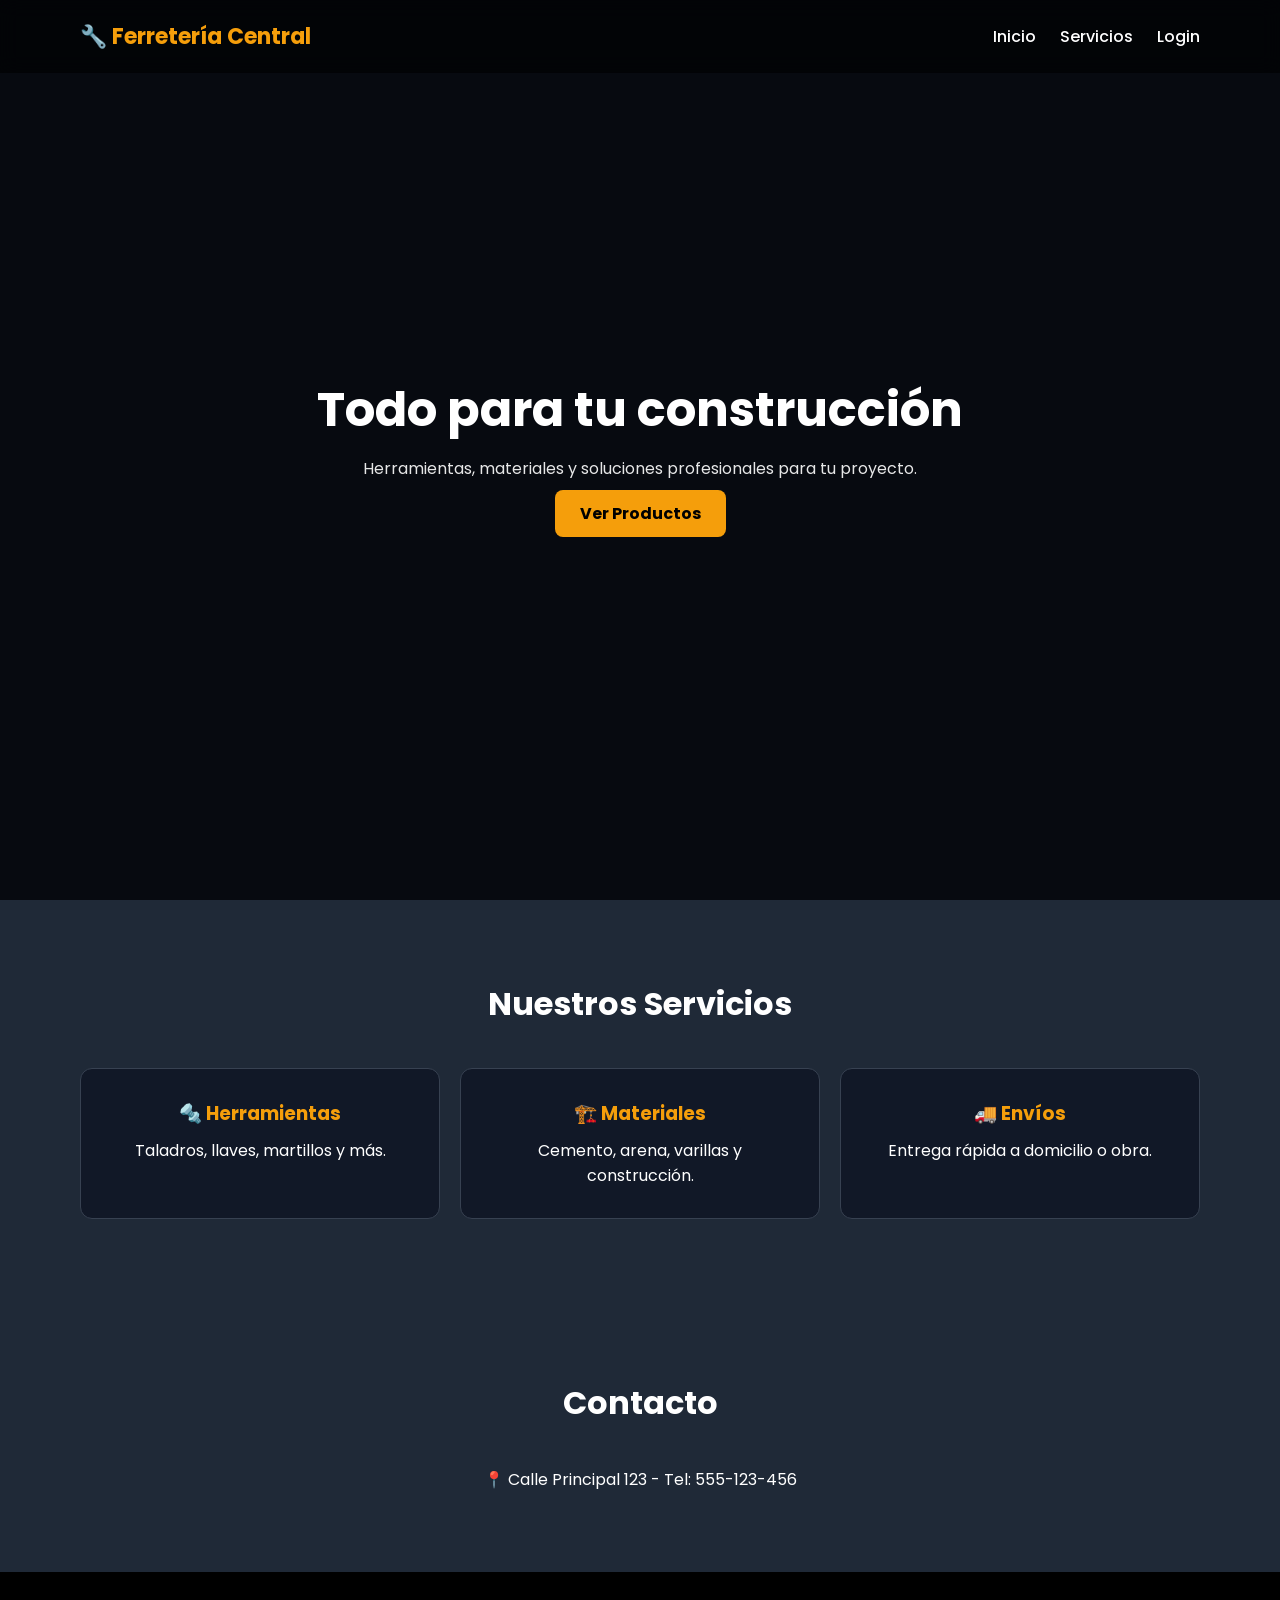
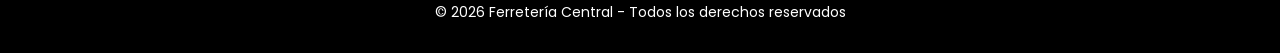
<file: index.html>
<!DOCTYPE html>
<html lang="es">
<head>
  <meta charset="UTF-8">
  <meta name="viewport" content="width=device-width, initial-scale=1.0">
  <title>Ferretería Central</title>

  <link href="https://fonts.googleapis.com/css2?family=Poppins:wght@300;400;600;700&display=swap" rel="stylesheet">

  <style>
    * {
      margin: 0;
      padding: 0;
      box-sizing: border-box;
      font-family: 'Poppins', sans-serif;
    }

    body {
      background: #111827;
      color: white;
    }

    /* NAV */
    header {
      display: flex;
      justify-content: space-between;
      align-items: center;
      padding: 20px 80px;
      background: rgba(0,0,0,0.6);
      position: fixed;
      width: 100%;
      top: 0;
      z-index: 10;
      backdrop-filter: blur(10px);
    }

    header h1 {
      color: #f59e0b;
      font-size: 22px;
    }

    nav a {
      color: white;
      margin-left: 20px;
      text-decoration: none;
      font-weight: 500;
    }

    nav a:hover {
      color: #f59e0b;
    }

    /* HERO */
    .hero {
      height: 100vh;
      background: url("https://images.unsplash.com/photo-1586864387967-d02ef85d93e8") center/cover no-repeat;
      display: flex;
      align-items: center;
      justify-content: center;
      text-align: center;
      position: relative;
    }

    .hero::before {
      content: "";
      position: absolute;
      inset: 0;
      background: rgba(0,0,0,0.6);
    }

    .hero-content {
      position: relative;
      z-index: 1;
      max-width: 700px;
    }

    .hero h2 {
      font-size: 48px;
      margin-bottom: 10px;
    }

    .hero p {
      opacity: 0.9;
      margin-bottom: 20px;
    }

    .btn {
      padding: 12px 25px;
      background: #f59e0b;
      border: none;
      color: black;
      font-weight: bold;
      border-radius: 8px;
      cursor: pointer;
      text-decoration: none;
    }

    /* SERVICIOS */
    .services {
      padding: 80px;
      text-align: center;
      background: #1f2937;
    }

    .services h2 {
      margin-bottom: 40px;
      font-size: 32px;
    }

    .grid {
      display: grid;
      grid-template-columns: repeat(auto-fit, minmax(250px, 1fr));
      gap: 20px;
    }

    .card {
      background: #111827;
      padding: 30px;
      border-radius: 12px;
      border: 1px solid #374151;
    }

    .card h3 {
      color: #f59e0b;
      margin-bottom: 10px;
    }

    /* FOOTER */
    footer {
      text-align: center;
      padding: 30px;
      background: black;
      font-size: 14px;
    }

    @media (max-width: 768px) {
      header {
        padding: 15px 20px;
      }

      .hero h2 {
        font-size: 32px;
      }

      .services {
        padding: 40px;
      }
    }

  </style>
</head>

<body>

<header>
  <h1>🔧 Ferretería Central</h1>
  <nav>
    <a href="#inicio">Inicio</a>
    <a href="#servicios">Servicios</a>
    <a href="login.html">Login</a>
  </nav>
</header>

<!-- HERO -->
<section class="hero" id="inicio">
  <div class="hero-content">
    <h2>Todo para tu construcción</h2>
    <p>Herramientas, materiales y soluciones profesionales para tu proyecto.</p>
    <a href="#servicios" class="btn">Ver Productos</a>
  </div>
</section>

<!-- SERVICIOS -->
<section class="services" id="servicios">
  <h2>Nuestros Servicios</h2>

  <div class="grid">

    <div class="card">
      <h3>🔩 Herramientas</h3>
      <p>Taladros, llaves, martillos y más.</p>
    </div>

    <div class="card">
      <h3>🏗️ Materiales</h3>
      <p>Cemento, arena, varillas y construcción.</p>
    </div>

    <div class="card">
      <h3>🚚 Envíos</h3>
      <p>Entrega rápida a domicilio o obra.</p>
    </div>

  </div>
</section>

<!-- CONTACTO -->
<section class="services" id="contacto">
  <h2>Contacto</h2>
  <p>📍 Calle Principal 123 - Tel: 555-123-456</p>
</section>

<!-- FOOTER -->
<footer>
  © 2026 Ferretería Central - Todos los derechos reservados
</footer>

</body>
</html>
</file>
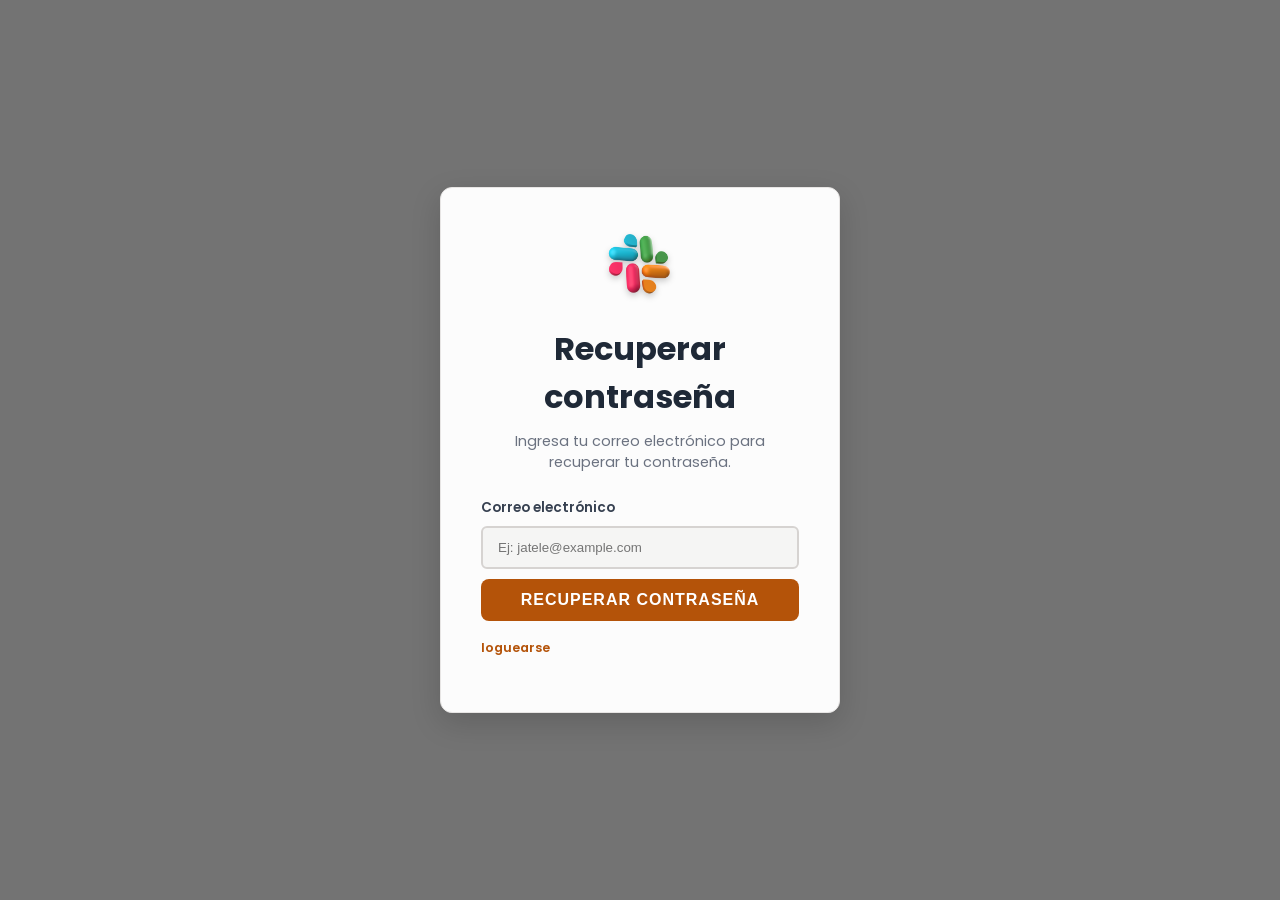
<file: RecuperarContrasena.html>
<!DOCTYPE html>
<html lang="en">
<head>
    <meta charset="UTF-8">
    <meta name="viewport" content="width=device-width, initial-scale=1.0">
    <meta name="robots" content="index,follow">
    <meta name="author" content="RV TECH">
    <meta name="description" content="software versionador básico">
    <meta name="keywords" content="básico,basico,git,versionador">
    
    <link rel="icon" href="imagenes/icono.ico">
    <link rel="stylesheet" href="assetes/css/style.css">
    <title>Proyecto Básico</title>
</head>
<body>
<div class="background-overlay"></div>

<main class="container">
    <div class="caja">
        <form action="" method="POST" autocomplete="on">
            
            <img src="imagenes/logo.png" alt="Logo de la empresa" class="logo">

            <h1>Recuperar contraseña</h1>
            <p class="descripcion">
                Ingresa tu correo electrónico para recuperar tu contraseña.
            </p>

            <div class="input-group">
                <label for="email">Correo electrónico</label>
                <input 
                    type="email" 
                    id="email" 
                    name="email" 
                    placeholder="Ej: jatele@example.com"
                    autocomplete="username"
                    required
                >
                <button type="submit">Recuperar contraseña</button>
            </div>
             <div class="extra-options">
                <a href="login.html" class="forgot-pw">loguearse</a>
            </div>
        </form>
    </div>
</main>



</body>
</html>
</file>
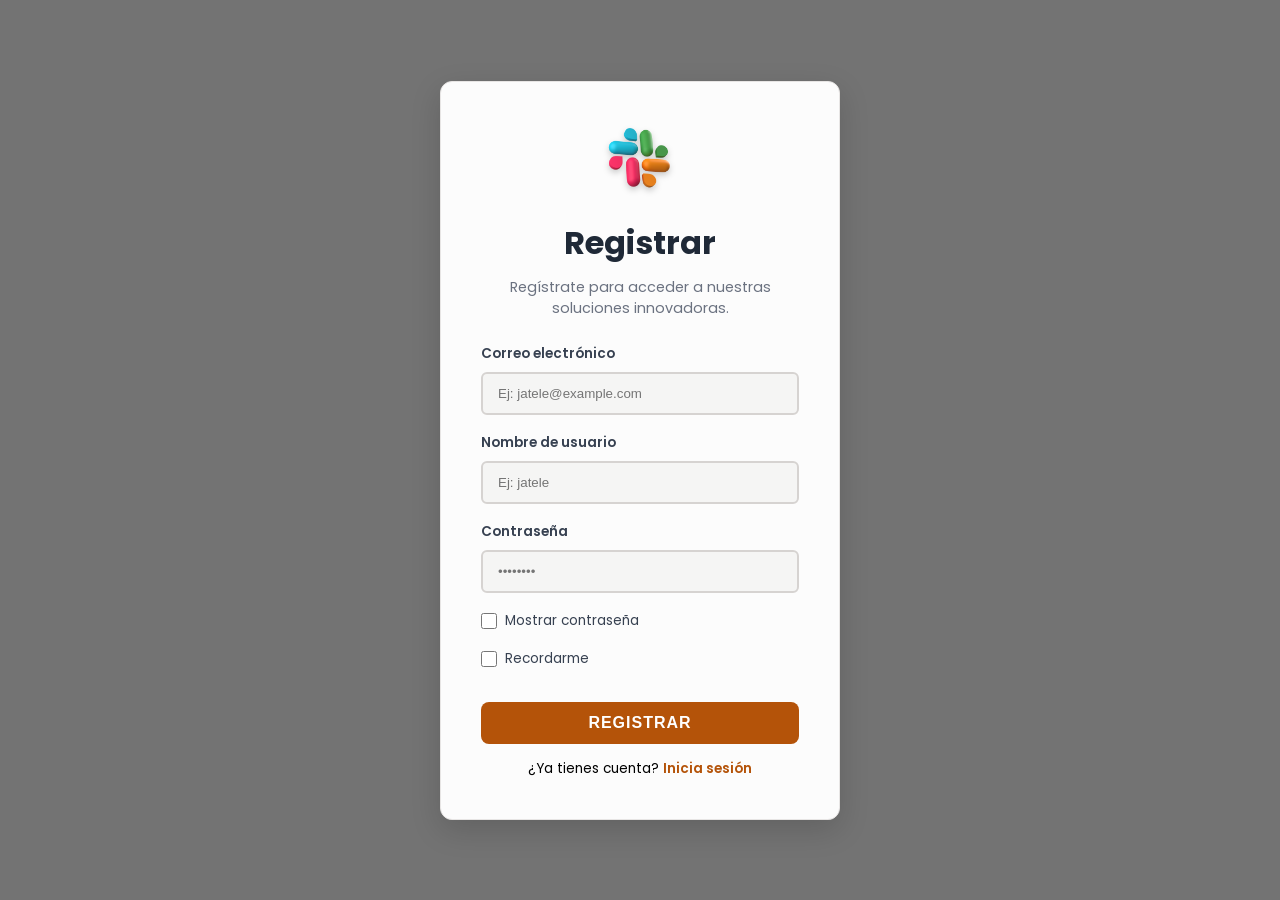
<file: Registrar.html>
<!DOCTYPE html>
<html lang="en">
<head>
    <meta charset="UTF-8">
    <meta name="viewport" content="width=device-width, initial-scale=1.0">
    <meta name="robots" content="index,follow">
    <meta name="author" content="RV TECH">
    <meta name="description" content="software versionador básico">
    <meta name="keywords" content="básico,basico,git,versionador">
    
    <link rel="icon" href="imagenes/icono.ico">
    <link rel="stylesheet" href="assetes/css/style.css">
    <title>Proyecto Básico</title>
</head>
<body>
<div class="background-overlay"></div>

<main class="container">
    <div class="caja">
        <form action="" method="POST" autocomplete="on">
            
            <img src="imagenes/logo.png" alt="Logo de la empresa" class="logo">

            <h1>Registrar</h1>
            <p class="descripcion">
                Regístrate para acceder a nuestras soluciones innovadoras.
            </p>
            <div class="input-group">
                <label for="email">Correo electrónico</label>
                <input 
                    type="email" 
                    id="email" 
                    name="email" 
                    placeholder="Ej: jatele@example.com"
                    autocomplete="username"
                    required
                >
            </div>

            <div class="input-group">
                <label for="username">Nombre de usuario</label>
                <input 
                    type="text" 
                    id="username" 
                    name="username" 
                    placeholder="Ej: jatele"
                    autocomplete="username"
                    required
                >
            </div>

            <div class="input-group">
                <label for="password">Contraseña</label>
                <input 
                    type="password" 
                    id="password" 
                    name="password" 
                    placeholder="••••••••"
                    autocomplete="current-password"
                    required
                >
            </div>
            <div class="extra-options">
                <label>
                    <input type="checkbox" id="togglePassword">
                    Mostrar contraseña
                </label>

                <label>
                    <input type="checkbox">
                    Recordarme
                </label>
            </div>
            <button type="submit">Registrar</button>
            <p class="register">
                ¿Ya tienes cuenta? <a href="login.html">Inicia sesión</a>
            </p>
        </form>
    </div>
</main>
</body>
</html>
</file>
<file: assetes/css/style.css>
/* Importar fuente moderna */
@import url('https://fonts.googleapis.com/css2?family=Poppins:wght@300;400;600;700&display=swap');

/* RESET */
* {
  margin: 0;
  padding: 0;
  box-sizing: border-box;
}

/* =========================
   BODY (FONDO FERRETERÍA)
========================= */
body {
  font-family: 'Poppins', sans-serif;
  min-height: 100vh;
 align-content: center;
  background-image: url("https://i.pinimg.com/originals/1f/fc/27/1ffc2732fd1f4a03802051f0f38cd7dd.jpg");
  background-size: cover;
  background-position: center;
  background-repeat: no-repeat;
  position: relative;
}

/* OSCURECER FONDO */
body::before {
  content: "";
  position: absolute;
  inset: 0;
  background: rgba(0, 0, 0, 0.55);
  z-index: 0;
}

/* CONTENIDO ENCIMA */
.container {
  position: relative;
  z-index: 1;
  width: 100%;
  display: flex;
  justify-content: center;
  align-items: center;
}

/* =========================
   LOGIN SPLIT
========================= */
.login-container {
  display: flex;
  width: 100%;
  max-width: 1000px;
  height: 700px;
  border-radius: 20px;
  overflow: hidden;
  box-shadow: 0 20px 50px rgba(0,0,0,0.4);
}

/* =========================
   PANEL IZQUIERDO (LOGIN)
========================= */
.left-panel {
  flex: 1;
  background: rgba(255, 255, 255, 0.97);
  display: flex;
  justify-content: center;
  align-items: center;
  padding: 20px;
}

/* CAJA */
.caja {
  background: rgba(255, 255, 255, 0.98);
  padding: 40px;
  border-radius: 12px;
  width: 100%;
  max-width: 400px;
  text-align: center;
  border: 1px solid #e7e5e4;
  box-shadow: 0 10px 30px rgba(0,0,0,0.15);
  transition: transform 0.3s ease;
}

.caja:hover {
  transform: translateY(-5px);
}

/* LOGO */
.logo {
  width: 70px;
  margin-bottom: 20px;
  filter: drop-shadow(0 3px 3px rgba(0,0,0,0.2));
}

/* TEXTOS */
h1 {
  color: #1f2937;
  font-size: 2rem;
  margin-bottom: 10px;
  font-weight: 700;
}

.descripcion {
  color: #6b7280;
  font-size: 0.9rem;
  margin-bottom: 25px;
}

/* INPUTS FERRETERÍA */
.input-group {
  text-align: left;
  margin-bottom: 18px;
}

label {
  display: block;
  font-size: 0.85rem;
  color: #374151;
  margin-bottom: 8px;
  font-weight: 600;
}

input {
  width: 100%;
  padding: 12px 15px;
  border: 2px solid #d6d3d1;
  border-radius: 6px;
  outline: none;
  transition: 0.3s;
  background: #f5f5f4;
}

input:focus {
  border-color: #b45309;
  background: #fff;
  box-shadow: 0 0 10px rgba(180, 83, 9, 0.3);
}

/* CHECKBOX */
.extra-options {
  display: flex;
  flex-direction: column;
  gap: 10px;
  margin-top: 10px;
  margin-bottom: 15px;
  font-size: 0.8rem;
  text-align: left;
}

.extra-options label {
  display: flex;
  align-items: center;
  gap: 8px;
  font-weight: 400;
  cursor: pointer;
}

.extra-options input[type="checkbox"] {
  width: 16px;
  height: 16px;
  accent-color: #b45309;
}

/* BOTÓN FERRETERÍA */
button {
  width: 100%;
  padding: 12px;
  background: #b45309;
  border: none;
  border-radius: 8px;
  color: white;
  font-size: 1rem;
  font-weight: 700;
  cursor: pointer;
  transition: 0.3s;
  margin-top: 10px;
  text-transform: uppercase;
  letter-spacing: 1px;
}

button:hover {
  background-color: #92400e;
  transform: scale(1.03);
}

/* LINKS */
.register {
  margin-top: 15px;
  font-size: 0.85rem;
}

.register a,
a {
  color: #b45309;
  text-decoration: none;
  font-weight: 600;
}

a:hover {
  text-decoration: underline;
}

/* =========================
   PANEL DERECHO (FERRETERÍA)
========================= */
.right-panel {
  flex: 1;
  position: relative;
  color: white;
  display: flex;
  flex-direction: column;
  justify-content: center;
  padding: 60px;
  overflow: hidden;
}

/* IMAGEN */
.right-panel::before {
  content: "";
  position: absolute;
  inset: 0;

  background-image: url("https://i.pinimg.com/236x/2c/f1/4e/2cf14e4d89bc824aa0d30c2eebcac127.jpg");
  background-size: cover;
  background-position: center;
  background-repeat: no-repeat;

  transform: scale(1.1);
  z-index: 0;
}

/* OSCURECER */
.right-panel::after {
  content: "";
  position: absolute;
  inset: 0;
  background: rgba(0,0,0,0.55);
  z-index: 1;
}

/* TEXTO */
.right-panel h2,
.right-panel p {
  position: relative;
  z-index: 2;
}

.right-panel h2 {
  font-size: 2rem;
  margin-bottom: 10px;
  font-weight: 700;
  letter-spacing: 1px;
}

.right-panel p {
  opacity: 0.9;
  font-size: 1rem;
  line-height: 1.5;
}

/* =========================
   RESPONSIVE
========================= */
@media (max-width: 900px) {
  .login-container {
    flex-direction: column;
    height: auto;
  }

  .right-panel {
    padding: 40px;
    text-align: center;
  }
}

@media (max-width: 480px) {
  .caja {
    padding: 25px 20px;
  }

  h1 {
    font-size: 1.5rem;
  }

  input {
    padding: 10px;
  }

  button {
    padding: 10px;
  }
}
</file>
